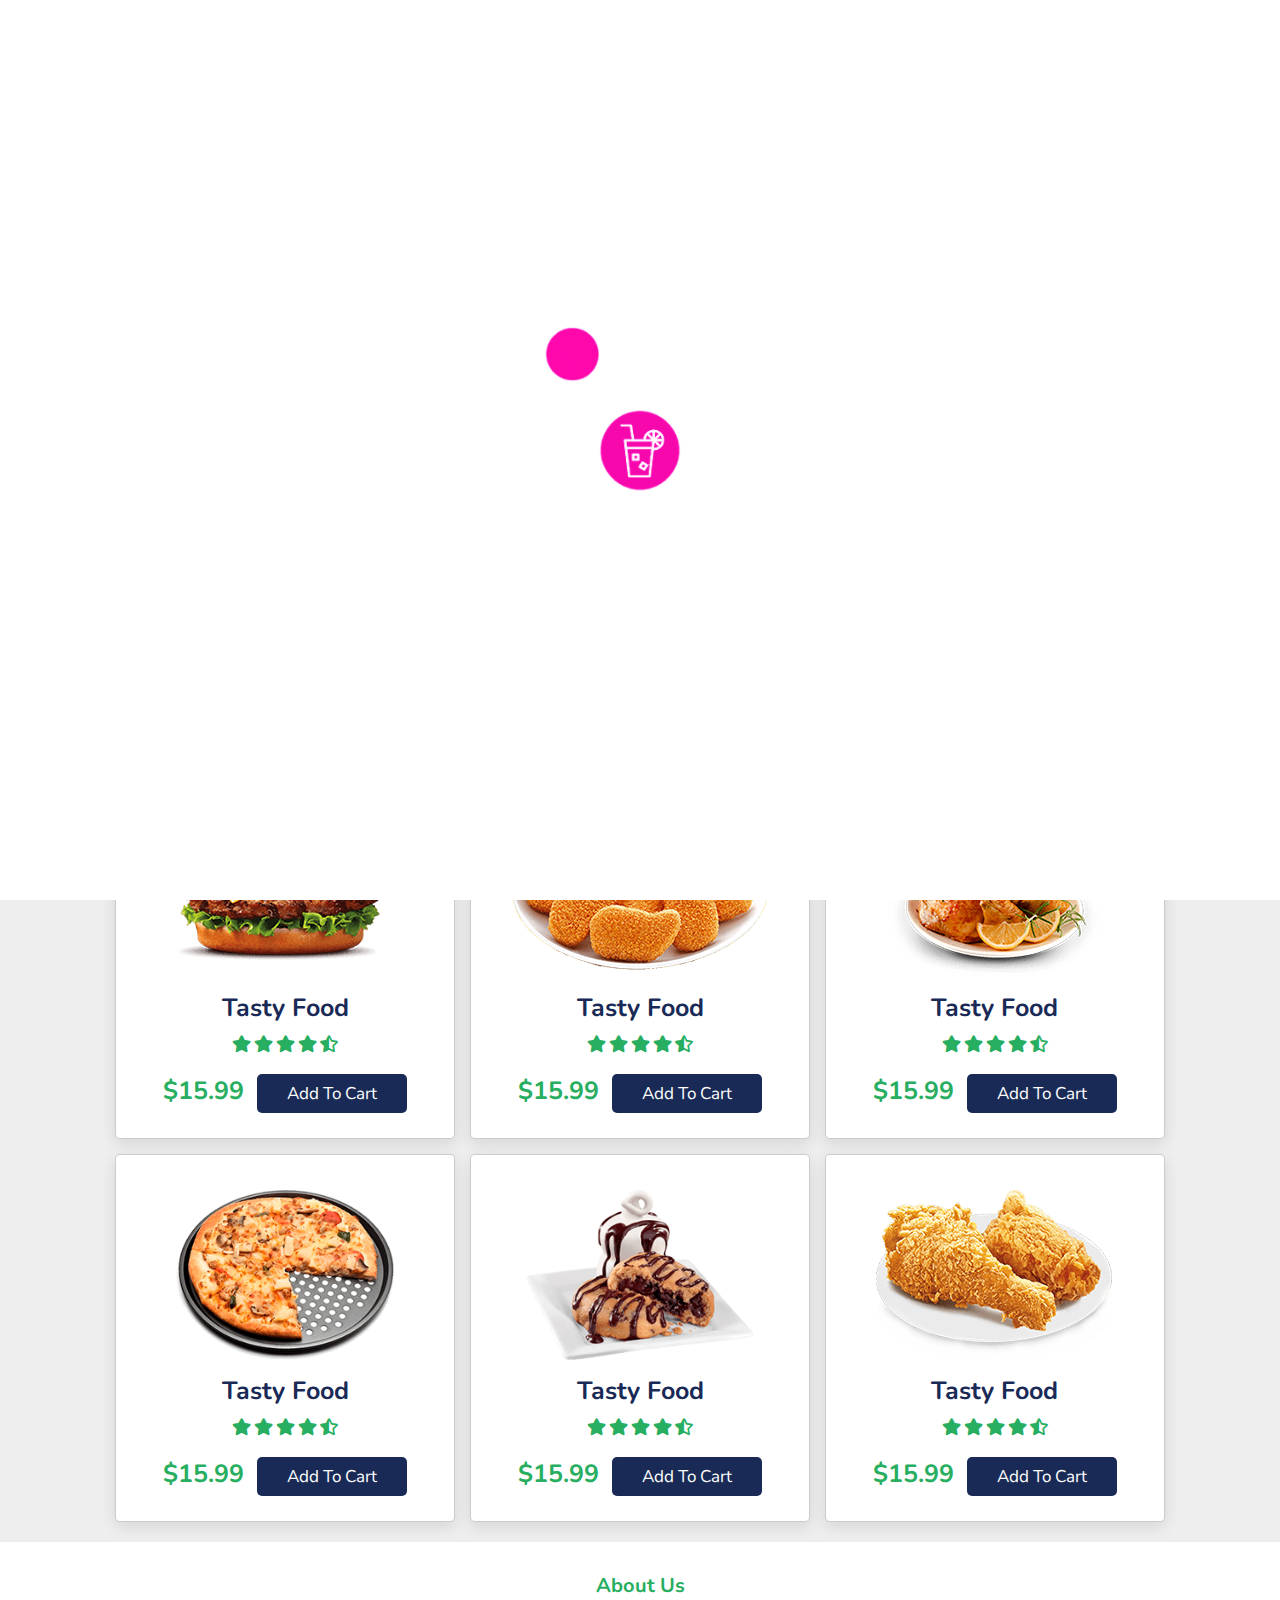
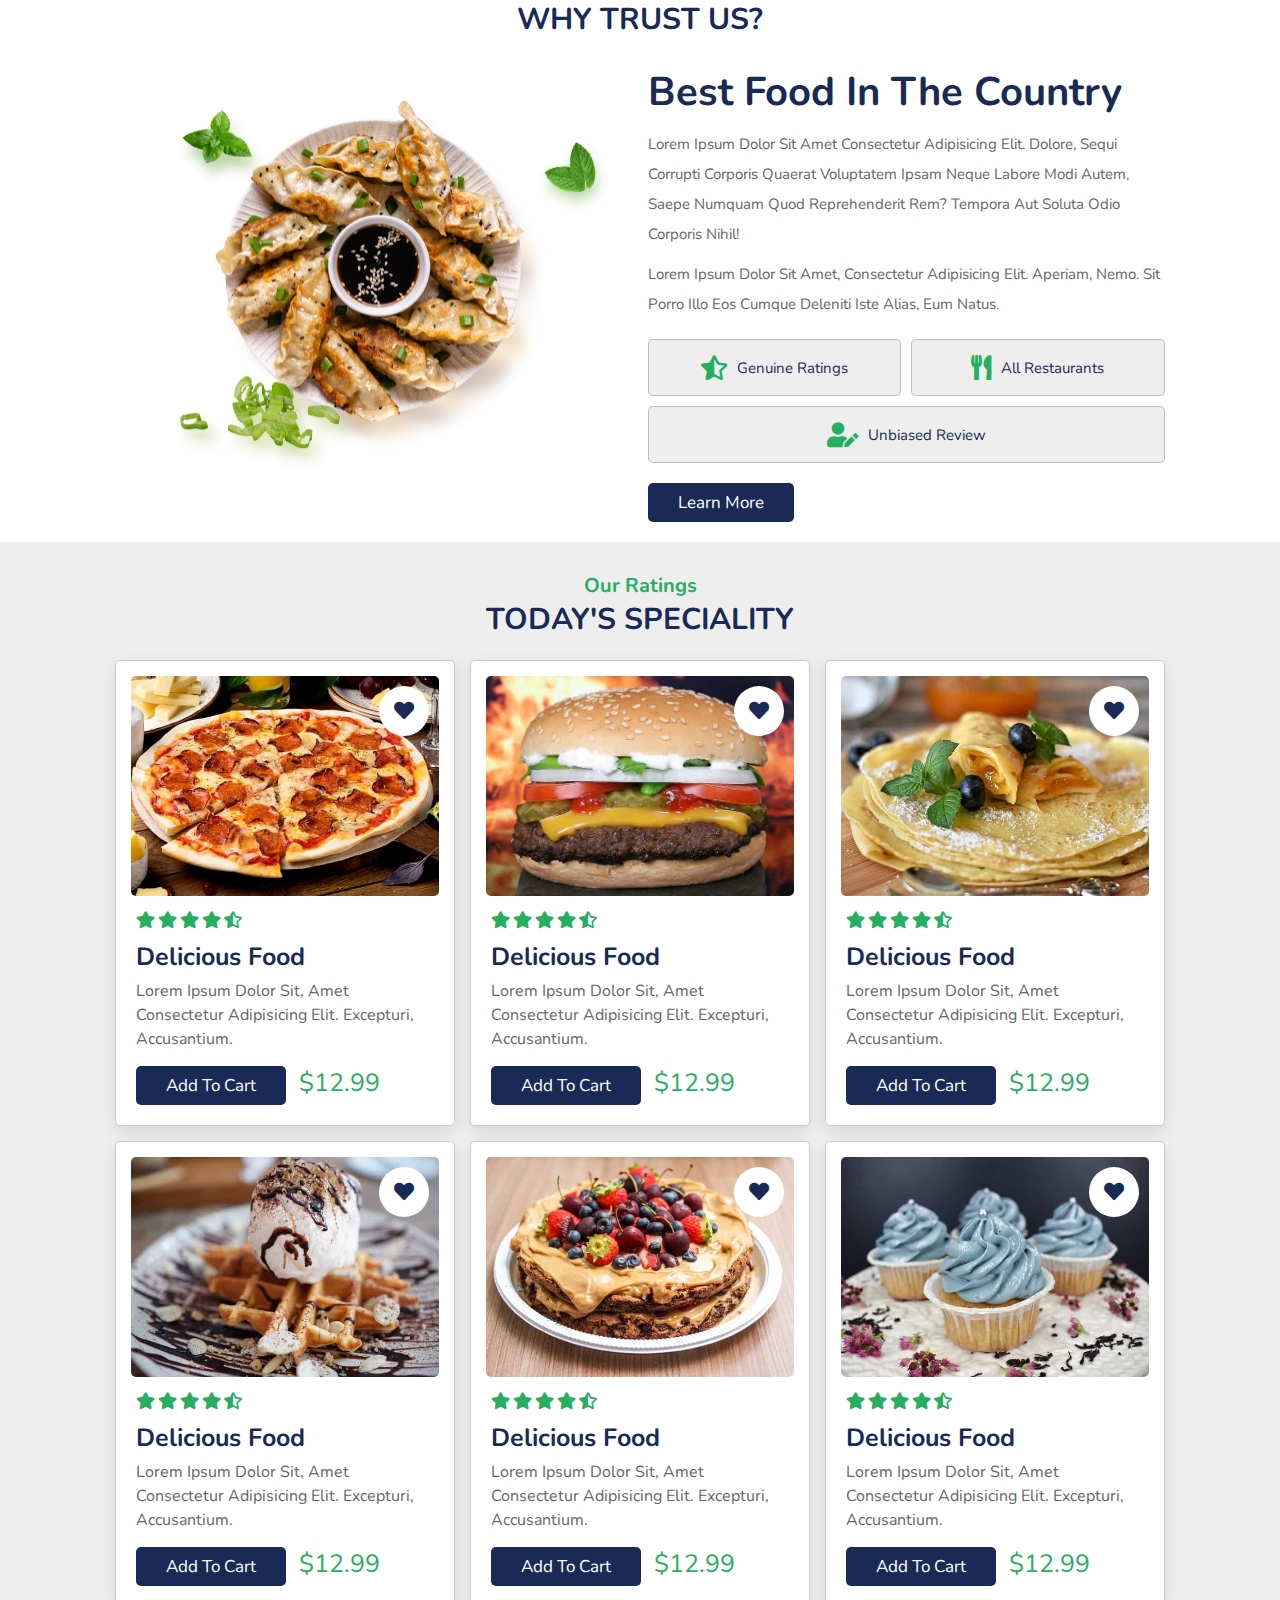
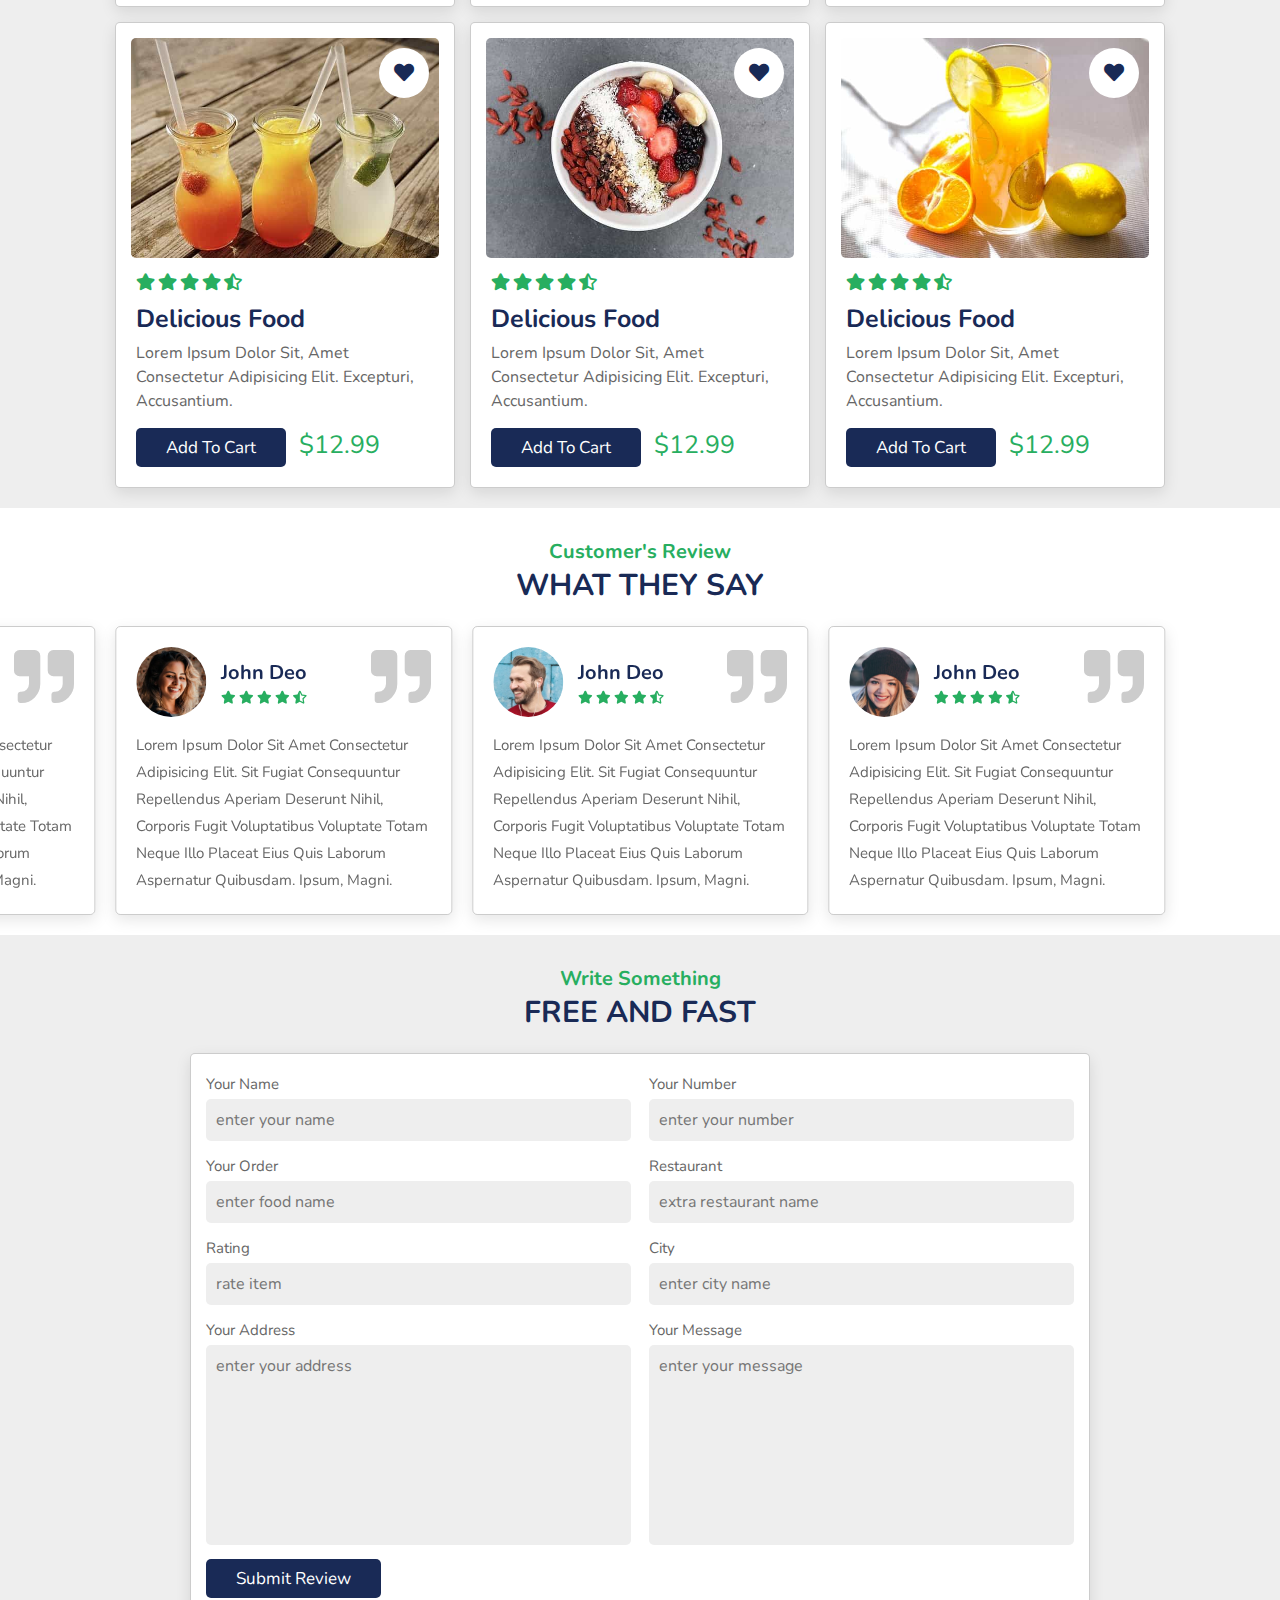
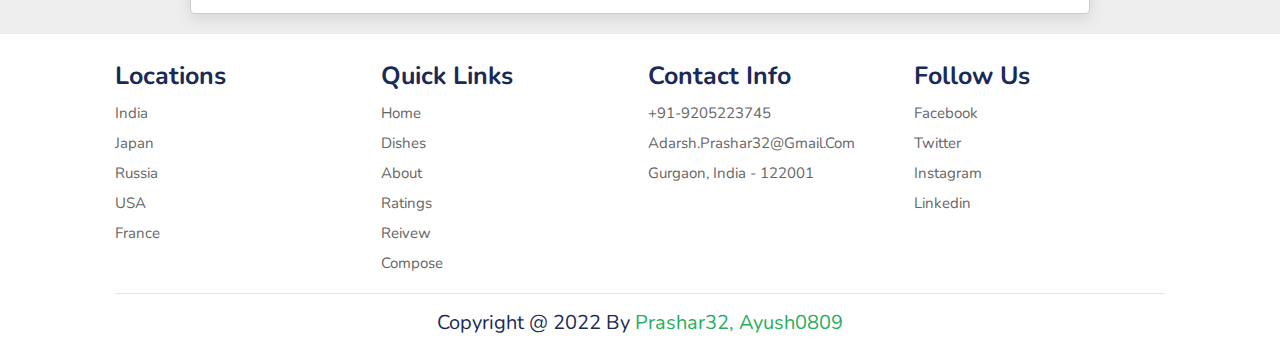
<file: index.html>
<!DOCTYPE html>
<html lang="en">

<head>
    <meta charset="UTF-8">
    <meta http-equiv="X-UA-Compatible" content="IE=edge">
    <meta name="viewport" content="width=device-width, initial-scale=1.0">
    <title>Complete Responsive Food Website Design Tutorial</title>

    <link rel="stylesheet" href="https://unpkg.com/swiper/swiper-bundle.min.css" />

    <!-- font awesome cdn link  -->
    <link rel="stylesheet" href="https://cdnjs.cloudflare.com/ajax/libs/font-awesome/5.15.3/css/all.min.css">

    <!-- custom css file link  -->
    <link rel="stylesheet" href="css/style.css">

</head>

<body>

    <!-- header section starts      -->

    <header>

        <a href="#" class="logo"><i class="fas fa-utensils"></i>Washoku.</a>

        <nav class="navbar">
            <a class="active" href="#home">home</a>
            <a href="#dishes">dishes</a>
            <a href="#about">about</a>
            <a href="#ratings">ratings</a>
            <a href="#review">review</a>
            <a href="#order">compose</a>
        </nav>

        <div class="icons">
            <i class="fas fa-bars" id="ratings-bars"></i>
            <i class="fas fa-search" id="search-icon"></i>
            <a href="#" class="fas fa-heart"></a>
            <a href="login.html" class="fas fa-sign-in-alt"></a>
        </div>

    </header>

    <!-- header section ends-->

    <!-- search form  -->

    <form action="" id="search-form">
        <input type="search" placeholder="search here..." name="" id="search-box">
        <label for="search-box" class="fas fa-search"></label>
        <i class="fas fa-times" id="close"></i>
    </form>

    <!-- home section starts  -->

    <section class="home" id="home">

        <div class="swiper-container home-slider">

            <div class="swiper-wrapper wrapper">

                <div class="swiper-slide slide">
                    <div class="content">
                        <span>our special dish</span>
                        <h3>spicy noodles</h3>
                        <p>Lorem ipsum dolor sit amet consectetur adipisicing elit. Sit natus dolor cumque?</p>
                        <a href="#" class="btn">order now</a>
                    </div>
                    <div class="image">
                        <img src="images/home-img-1.png" alt="">
                    </div>
                </div>

                <div class="swiper-slide slide">
                    <div class="content">
                        <span>our special dish</span>
                        <h3>fried chicken</h3>
                        <p>Lorem ipsum dolor sit amet consectetur adipisicing elit. Sit natus dolor cumque?</p>
                        <a href="#" class="btn">order now</a>
                    </div>
                    <div class="image">
                        <img src="images/home-img-2.png" alt="">
                    </div>
                </div>

                <div class="swiper-slide slide">
                    <div class="content">
                        <span>our special dish</span>
                        <h3>hot pizza</h3>
                        <p>Lorem ipsum dolor sit amet consectetur adipisicing elit. Sit natus dolor cumque?</p>
                        <a href="#" class="btn">order now</a>
                    </div>
                    <div class="image">
                        <img src="images/home-img-3.png" alt="">
                    </div>
                </div>

            </div>

            <div class="swiper-pagination"></div>

        </div>

    </section>

    <!-- home section ends -->

    <!-- dishes section starts  -->

    <section class="dishes" id="dishes">

        <h3 class="sub-heading"> our dishes </h3>
        <h1 class="heading"> popular dishes </h1>

        <div class="box-container">

            <div class="box">
                <a href="#" class="fas fa-heart"></a>
                <a href="#" class="fas fa-eye"></a>
                <img src="images/dish-1.png" alt="">
                <h3>tasty food</h3>
                <div class="stars">
                    <i class="fas fa-star"></i>
                    <i class="fas fa-star"></i>
                    <i class="fas fa-star"></i>
                    <i class="fas fa-star"></i>
                    <i class="fas fa-star-half-alt"></i>
                </div>
                <span>$15.99</span>
                <a href="#" class="btn">add to cart</a>
            </div>

            <div class="box">
                <a href="#" class="fas fa-heart"></a>
                <a href="#" class="fas fa-eye"></a>
                <img src="images/dish-2.png" alt="">
                <h3>tasty food</h3>
                <div class="stars">
                    <i class="fas fa-star"></i>
                    <i class="fas fa-star"></i>
                    <i class="fas fa-star"></i>
                    <i class="fas fa-star"></i>
                    <i class="fas fa-star-half-alt"></i>
                </div>
                <span>$15.99</span>
                <a href="#" class="btn">add to cart</a>
            </div>

            <div class="box">
                <a href="#" class="fas fa-heart"></a>
                <a href="#" class="fas fa-eye"></a>
                <img src="images/dish-3.png" alt="">
                <h3>tasty food</h3>
                <div class="stars">
                    <i class="fas fa-star"></i>
                    <i class="fas fa-star"></i>
                    <i class="fas fa-star"></i>
                    <i class="fas fa-star"></i>
                    <i class="fas fa-star-half-alt"></i>
                </div>
                <span>$15.99</span>
                <a href="#" class="btn">add to cart</a>
            </div>

            <div class="box">
                <a href="#" class="fas fa-heart"></a>
                <a href="#" class="fas fa-eye"></a>
                <img src="images/dish-4.png" alt="">
                <h3>tasty food</h3>
                <div class="stars">
                    <i class="fas fa-star"></i>
                    <i class="fas fa-star"></i>
                    <i class="fas fa-star"></i>
                    <i class="fas fa-star"></i>
                    <i class="fas fa-star-half-alt"></i>
                </div>
                <span>$15.99</span>
                <a href="#" class="btn">add to cart</a>
            </div>

            <div class="box">
                <a href="#" class="fas fa-heart"></a>
                <a href="#" class="fas fa-eye"></a>
                <img src="images/dish-5.png" alt="">
                <h3>tasty food</h3>
                <div class="stars">
                    <i class="fas fa-star"></i>
                    <i class="fas fa-star"></i>
                    <i class="fas fa-star"></i>
                    <i class="fas fa-star"></i>
                    <i class="fas fa-star-half-alt"></i>
                </div>
                <span>$15.99</span>
                <a href="#" class="btn">add to cart</a>
            </div>

            <div class="box">
                <a href="#" class="fas fa-heart"></a>
                <a href="#" class="fas fa-eye"></a>
                <img src="images/dish-6.png" alt="">
                <h3>tasty food</h3>
                <div class="stars">
                    <i class="fas fa-star"></i>
                    <i class="fas fa-star"></i>
                    <i class="fas fa-star"></i>
                    <i class="fas fa-star"></i>
                    <i class="fas fa-star-half-alt"></i>
                </div>
                <span>$15.99</span>
                <a href="#" class="btn">add to cart</a>
            </div>

        </div>

    </section>

    <!-- dishes section ends -->

    <!-- about section starts  -->

    <section class="about" id="about">

        <h3 class="sub-heading"> about us </h3>
        <h1 class="heading"> why trust us? </h1>

        <div class="row">

            <div class="image">
                <img src="images/about-img.png" alt="">
            </div>

            <div class="content">
                <h3>best food in the country</h3>
                <p>Lorem ipsum dolor sit amet consectetur adipisicing elit. Dolore, sequi corrupti corporis quaerat
                    voluptatem ipsam neque labore modi autem, saepe numquam quod reprehenderit rem? Tempora aut soluta
                    odio corporis nihil!</p>
                <p>Lorem ipsum dolor sit amet, consectetur adipisicing elit. Aperiam, nemo. Sit porro illo eos cumque
                    deleniti iste alias, eum natus.</p>
                <div class="icons-container">
                    <div class="icons">
                        <i class="fas fa-star-half-alt"></i>
                        <span>Genuine ratings</span>
                    </div>
                    <div class="icons">
                        <i class="fas fa-utensils"></i>
                        <span>All restaurants</span>
                    </div>
                    <div class="icons">
                        <i class="fas fa-user-edit"></i>
                        <span>Unbiased Review</span>
                    </div>
                </div>
                <a href="#" class="btn">learn more</a>
            </div>

        </div>

    </section>

    <!-- about section ends -->

    <!-- ratings section starts  -->

    <section class="ratings" id="ratings">

        <h3 class="sub-heading"> our ratings </h3>
        <h1 class="heading"> today's speciality </h1>

        <div class="box-container">

            <div class="box">
                <div class="image">
                    <img src="images/ratings-1.jpg" alt="">
                    <a href="#" class="fas fa-heart"></a>
                </div>
                <div class="content">
                    <div class="stars">
                        <i class="fas fa-star"></i>
                        <i class="fas fa-star"></i>
                        <i class="fas fa-star"></i>
                        <i class="fas fa-star"></i>
                        <i class="fas fa-star-half-alt"></i>
                    </div>
                    <h3>delicious food</h3>
                    <p>Lorem ipsum dolor sit, amet consectetur adipisicing elit. Excepturi, accusantium.</p>
                    <a href="#" class="btn">add to cart</a>
                    <span class="price">$12.99</span>
                </div>
            </div>

            <div class="box">
                <div class="image">
                    <img src="images/ratings-2.jpg" alt="">
                    <a href="#" class="fas fa-heart"></a>
                </div>
                <div class="content">
                    <div class="stars">
                        <i class="fas fa-star"></i>
                        <i class="fas fa-star"></i>
                        <i class="fas fa-star"></i>
                        <i class="fas fa-star"></i>
                        <i class="fas fa-star-half-alt"></i>
                    </div>
                    <h3>delicious food</h3>
                    <p>Lorem ipsum dolor sit, amet consectetur adipisicing elit. Excepturi, accusantium.</p>
                    <a href="#" class="btn">add to cart</a>
                    <span class="price">$12.99</span>
                </div>
            </div>

            <div class="box">
                <div class="image">
                    <img src="images/ratings-3.jpg" alt="">
                    <a href="#" class="fas fa-heart"></a>
                </div>
                <div class="content">
                    <div class="stars">
                        <i class="fas fa-star"></i>
                        <i class="fas fa-star"></i>
                        <i class="fas fa-star"></i>
                        <i class="fas fa-star"></i>
                        <i class="fas fa-star-half-alt"></i>
                    </div>
                    <h3>delicious food</h3>
                    <p>Lorem ipsum dolor sit, amet consectetur adipisicing elit. Excepturi, accusantium.</p>
                    <a href="#" class="btn">add to cart</a>
                    <span class="price">$12.99</span>
                </div>
            </div>

            <div class="box">
                <div class="image">
                    <img src="images/ratings-4.jpg" alt="">
                    <a href="#" class="fas fa-heart"></a>
                </div>
                <div class="content">
                    <div class="stars">
                        <i class="fas fa-star"></i>
                        <i class="fas fa-star"></i>
                        <i class="fas fa-star"></i>
                        <i class="fas fa-star"></i>
                        <i class="fas fa-star-half-alt"></i>
                    </div>
                    <h3>delicious food</h3>
                    <p>Lorem ipsum dolor sit, amet consectetur adipisicing elit. Excepturi, accusantium.</p>
                    <a href="#" class="btn">add to cart</a>
                    <span class="price">$12.99</span>
                </div>
            </div>

            <div class="box">
                <div class="image">
                    <img src="images/ratings-5.jpg" alt="">
                    <a href="#" class="fas fa-heart"></a>
                </div>
                <div class="content">
                    <div class="stars">
                        <i class="fas fa-star"></i>
                        <i class="fas fa-star"></i>
                        <i class="fas fa-star"></i>
                        <i class="fas fa-star"></i>
                        <i class="fas fa-star-half-alt"></i>
                    </div>
                    <h3>delicious food</h3>
                    <p>Lorem ipsum dolor sit, amet consectetur adipisicing elit. Excepturi, accusantium.</p>
                    <a href="#" class="btn">add to cart</a>
                    <span class="price">$12.99</span>
                </div>
            </div>

            <div class="box">
                <div class="image">
                    <img src="images/ratings-6.jpg" alt="">
                    <a href="#" class="fas fa-heart"></a>
                </div>
                <div class="content">
                    <div class="stars">
                        <i class="fas fa-star"></i>
                        <i class="fas fa-star"></i>
                        <i class="fas fa-star"></i>
                        <i class="fas fa-star"></i>
                        <i class="fas fa-star-half-alt"></i>
                    </div>
                    <h3>delicious food</h3>
                    <p>Lorem ipsum dolor sit, amet consectetur adipisicing elit. Excepturi, accusantium.</p>
                    <a href="#" class="btn">add to cart</a>
                    <span class="price">$12.99</span>
                </div>
            </div>

            <div class="box">
                <div class="image">
                    <img src="images/ratings-7.jpg" alt="">
                    <a href="#" class="fas fa-heart"></a>
                </div>
                <div class="content">
                    <div class="stars">
                        <i class="fas fa-star"></i>
                        <i class="fas fa-star"></i>
                        <i class="fas fa-star"></i>
                        <i class="fas fa-star"></i>
                        <i class="fas fa-star-half-alt"></i>
                    </div>
                    <h3>delicious food</h3>
                    <p>Lorem ipsum dolor sit, amet consectetur adipisicing elit. Excepturi, accusantium.</p>
                    <a href="#" class="btn">add to cart</a>
                    <span class="price">$12.99</span>
                </div>
            </div>

            <div class="box">
                <div class="image">
                    <img src="images/ratings-8.jpg" alt="">
                    <a href="#" class="fas fa-heart"></a>
                </div>
                <div class="content">
                    <div class="stars">
                        <i class="fas fa-star"></i>
                        <i class="fas fa-star"></i>
                        <i class="fas fa-star"></i>
                        <i class="fas fa-star"></i>
                        <i class="fas fa-star-half-alt"></i>
                    </div>
                    <h3>delicious food</h3>
                    <p>Lorem ipsum dolor sit, amet consectetur adipisicing elit. Excepturi, accusantium.</p>
                    <a href="#" class="btn">add to cart</a>
                    <span class="price">$12.99</span>
                </div>
            </div>

            <div class="box">
                <div class="image">
                    <img src="images/ratings-9.jpg" alt="">
                    <a href="#" class="fas fa-heart"></a>
                </div>
                <div class="content">
                    <div class="stars">
                        <i class="fas fa-star"></i>
                        <i class="fas fa-star"></i>
                        <i class="fas fa-star"></i>
                        <i class="fas fa-star"></i>
                        <i class="fas fa-star-half-alt"></i>
                    </div>
                    <h3>delicious food</h3>
                    <p>Lorem ipsum dolor sit, amet consectetur adipisicing elit. Excepturi, accusantium.</p>
                    <a href="#" class="btn">add to cart</a>
                    <span class="price">$12.99</span>
                </div>
            </div>

        </div>

    </section>

    <!-- ratings section ends -->

    <!-- review section starts  -->

    <section class="review" id="review">

        <h3 class="sub-heading"> customer's review </h3>
        <h1 class="heading"> what they say </h1>

        <div class="swiper-container review-slider">

            <div class="swiper-wrapper">

                <div class="swiper-slide slide">
                    <i class="fas fa-quote-right"></i>
                    <div class="user">
                        <img src="images/pic-1.png" alt="">
                        <div class="user-info">
                            <h3>john deo</h3>
                            <div class="stars">
                                <i class="fas fa-star"></i>
                                <i class="fas fa-star"></i>
                                <i class="fas fa-star"></i>
                                <i class="fas fa-star"></i>
                                <i class="fas fa-star-half-alt"></i>
                            </div>
                        </div>
                    </div>
                    <p>Lorem ipsum dolor sit amet consectetur adipisicing elit. Sit fugiat consequuntur repellendus
                        aperiam deserunt nihil, corporis fugit voluptatibus voluptate totam neque illo placeat eius quis
                        laborum aspernatur quibusdam. Ipsum, magni.</p>
                </div>

                <div class="swiper-slide slide">
                    <i class="fas fa-quote-right"></i>
                    <div class="user">
                        <img src="images/pic-2.png" alt="">
                        <div class="user-info">
                            <h3>john deo</h3>
                            <div class="stars">
                                <i class="fas fa-star"></i>
                                <i class="fas fa-star"></i>
                                <i class="fas fa-star"></i>
                                <i class="fas fa-star"></i>
                                <i class="fas fa-star-half-alt"></i>
                            </div>
                        </div>
                    </div>
                    <p>Lorem ipsum dolor sit amet consectetur adipisicing elit. Sit fugiat consequuntur repellendus
                        aperiam deserunt nihil, corporis fugit voluptatibus voluptate totam neque illo placeat eius quis
                        laborum aspernatur quibusdam. Ipsum, magni.</p>
                </div>

                <div class="swiper-slide slide">
                    <i class="fas fa-quote-right"></i>
                    <div class="user">
                        <img src="images/pic-3.png" alt="">
                        <div class="user-info">
                            <h3>john deo</h3>
                            <div class="stars">
                                <i class="fas fa-star"></i>
                                <i class="fas fa-star"></i>
                                <i class="fas fa-star"></i>
                                <i class="fas fa-star"></i>
                                <i class="fas fa-star-half-alt"></i>
                            </div>
                        </div>
                    </div>
                    <p>Lorem ipsum dolor sit amet consectetur adipisicing elit. Sit fugiat consequuntur repellendus
                        aperiam deserunt nihil, corporis fugit voluptatibus voluptate totam neque illo placeat eius quis
                        laborum aspernatur quibusdam. Ipsum, magni.</p>
                </div>

                <div class="swiper-slide slide">
                    <i class="fas fa-quote-right"></i>
                    <div class="user">
                        <img src="images/pic-4.png" alt="">
                        <div class="user-info">
                            <h3>john deo</h3>
                            <div class="stars">
                                <i class="fas fa-star"></i>
                                <i class="fas fa-star"></i>
                                <i class="fas fa-star"></i>
                                <i class="fas fa-star"></i>
                                <i class="fas fa-star-half-alt"></i>
                            </div>
                        </div>
                    </div>
                    <p>Lorem ipsum dolor sit amet consectetur adipisicing elit. Sit fugiat consequuntur repellendus
                        aperiam deserunt nihil, corporis fugit voluptatibus voluptate totam neque illo placeat eius quis
                        laborum aspernatur quibusdam. Ipsum, magni.</p>
                </div>

            </div>

        </div>

    </section>

    <!-- review section ends -->

    <!-- order section starts  -->

    <section class="order" id="order">

        <h3 class="sub-heading"> Write something </h3>
        <h1 class="heading"> free and fast </h1>

        <form action="">

            <div class="inputBox">
                <div class="input">
                    <span>your name</span>
                    <input type="text" placeholder="enter your name">
                </div>
                <div class="input">
                    <span>your number</span>
                    <input type="number" placeholder="enter your number">
                </div>
            </div>
            <div class="inputBox">
                <div class="input">
                    <span>your order</span>
                    <input type="text" placeholder="enter food name">
                </div>
                <div class="input">
                    <span>restaurant </span>
                    <input type="test" placeholder="extra restaurant name">
                </div>
            </div>
            <div class="inputBox">
                <div class="input">
                    <span>Rating</span>
                    <input type="text" placeholder="rate item">
                </div>
                <div class="input">
                    <span>city</span>
                    <input type="text" placeholder="enter city name">
                </div>
            </div>
            <div class="inputBox">
                <div class="input">
                    <span>your address</span>
                    <textarea name="" placeholder="enter your address" id="" cols="30" rows="10"></textarea>
                </div>
                <div class="input">
                    <span>your message</span>
                    <textarea name="" placeholder="enter your message" id="" cols="30" rows="10"></textarea>
                </div>
            </div>

            <input type="submit" value="submit review" class="btn">

        </form>

    </section>

    <!-- order section ends -->

    <!-- footer section starts  -->

    <section class="footer">

        <div class="box-container">

            <div class="box">
                <h3>locations</h3>
                <a href="#">india</a>
                <a href="#">japan</a>
                <a href="#">russia</a>
                <a href="#">USA</a>
                <a href="#">france</a>
            </div>

            <div class="box">
                <h3>quick links</h3>
                <a href="#">home</a>
                <a href="#">dishes</a>
                <a href="#">about</a>
                <a href="#">ratings</a>
                <a href="#">reivew</a>
                <a href="#">compose</a>
            </div>

            <div class="box">
                <h3>contact info</h3>
                <a href="#">+91-9205223745</a>
                <a href="#">adarsh.prashar32@gmail.com</a>
                <a href="#">gurgaon, india - 122001</a>
            </div>

            <div class="box">
                <h3>follow us</h3>
                <a href="#">facebook</a>
                <a href="#">twitter</a>
                <a href="#">instagram</a>
                <a href="#">linkedin</a>
            </div>

        </div>

        <div class="credit"> copyright @ 2022 by <span>prashar32, ayush0809</span> </div>

    </section>

    <!-- footer section ends -->

    <!-- loader part  -->
    <div class="loader-container">
        <img src="images/loader.gif" alt="">
    </div>





















    <script src="https://unpkg.com/swiper/swiper-bundle.min.js"></script>

    <!-- custom js file link  -->
    <script src="js/script.js"></script>

</body>

</html>
</file>
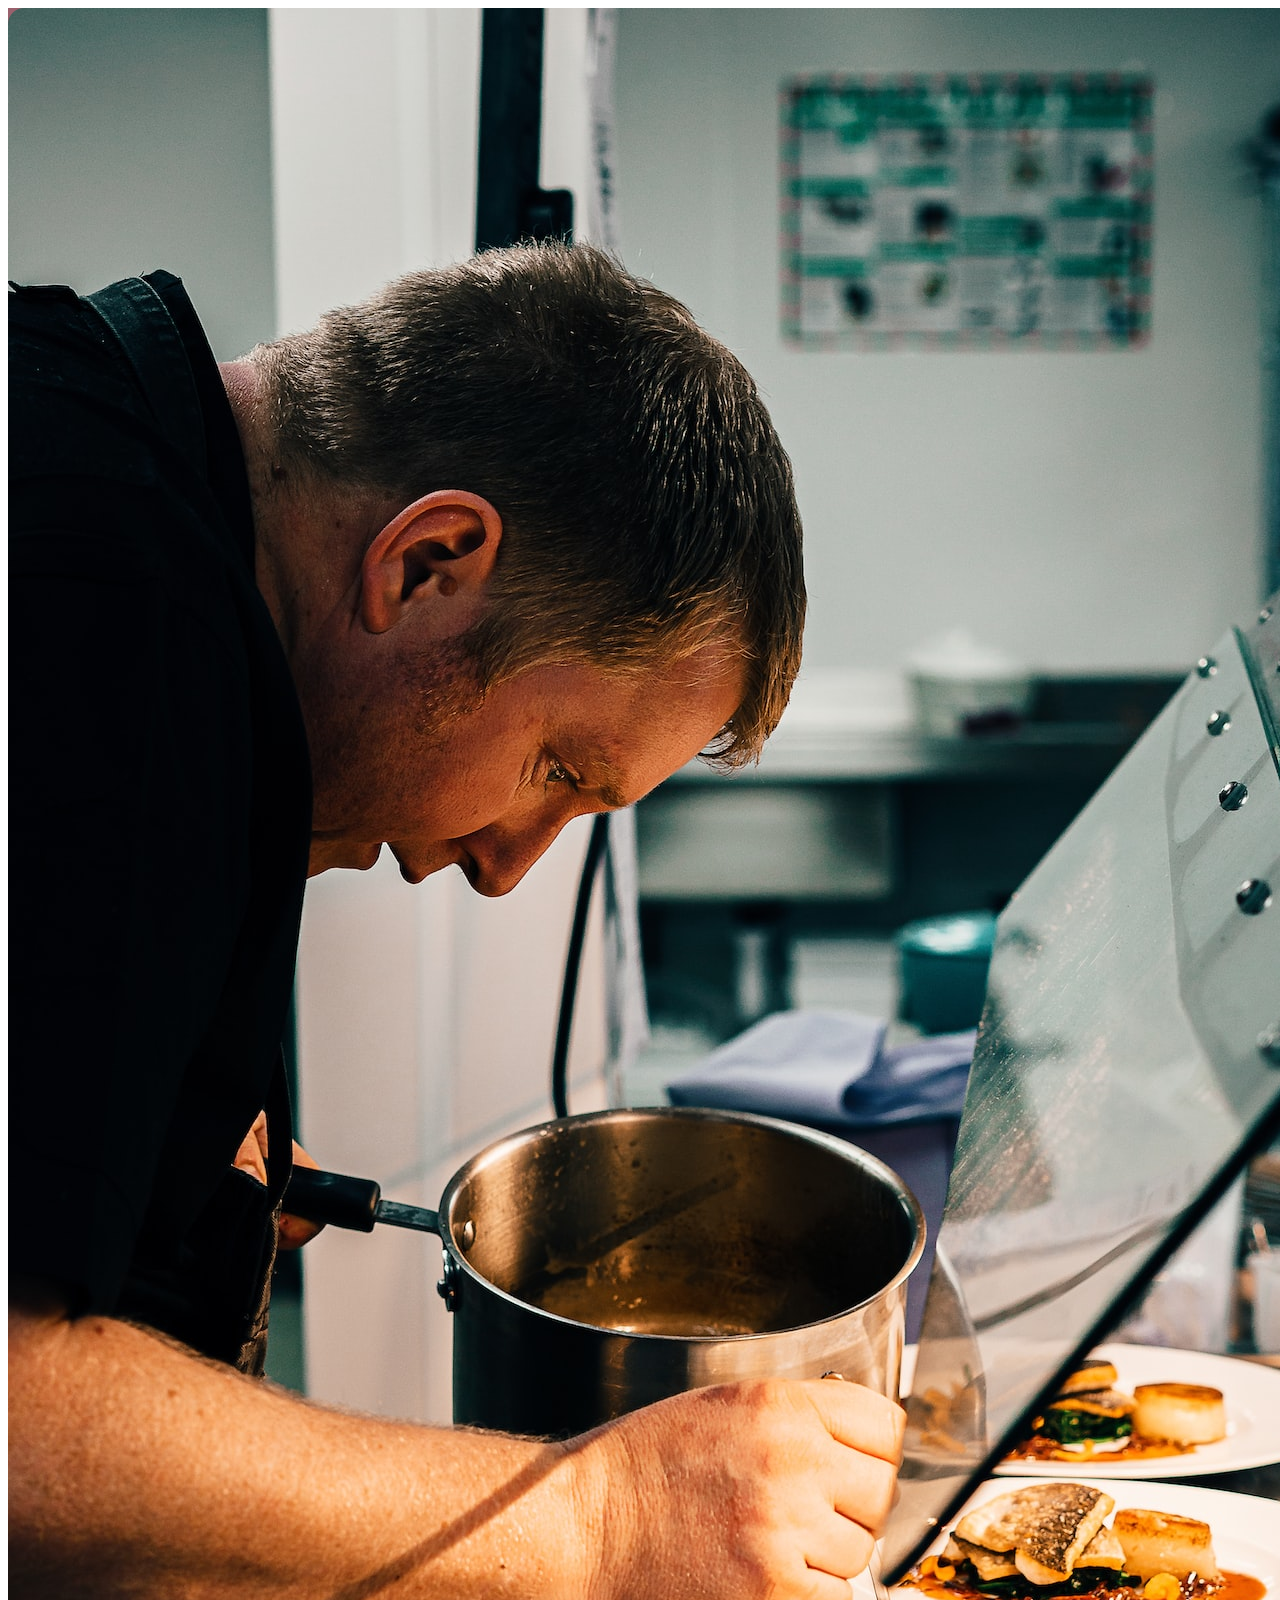
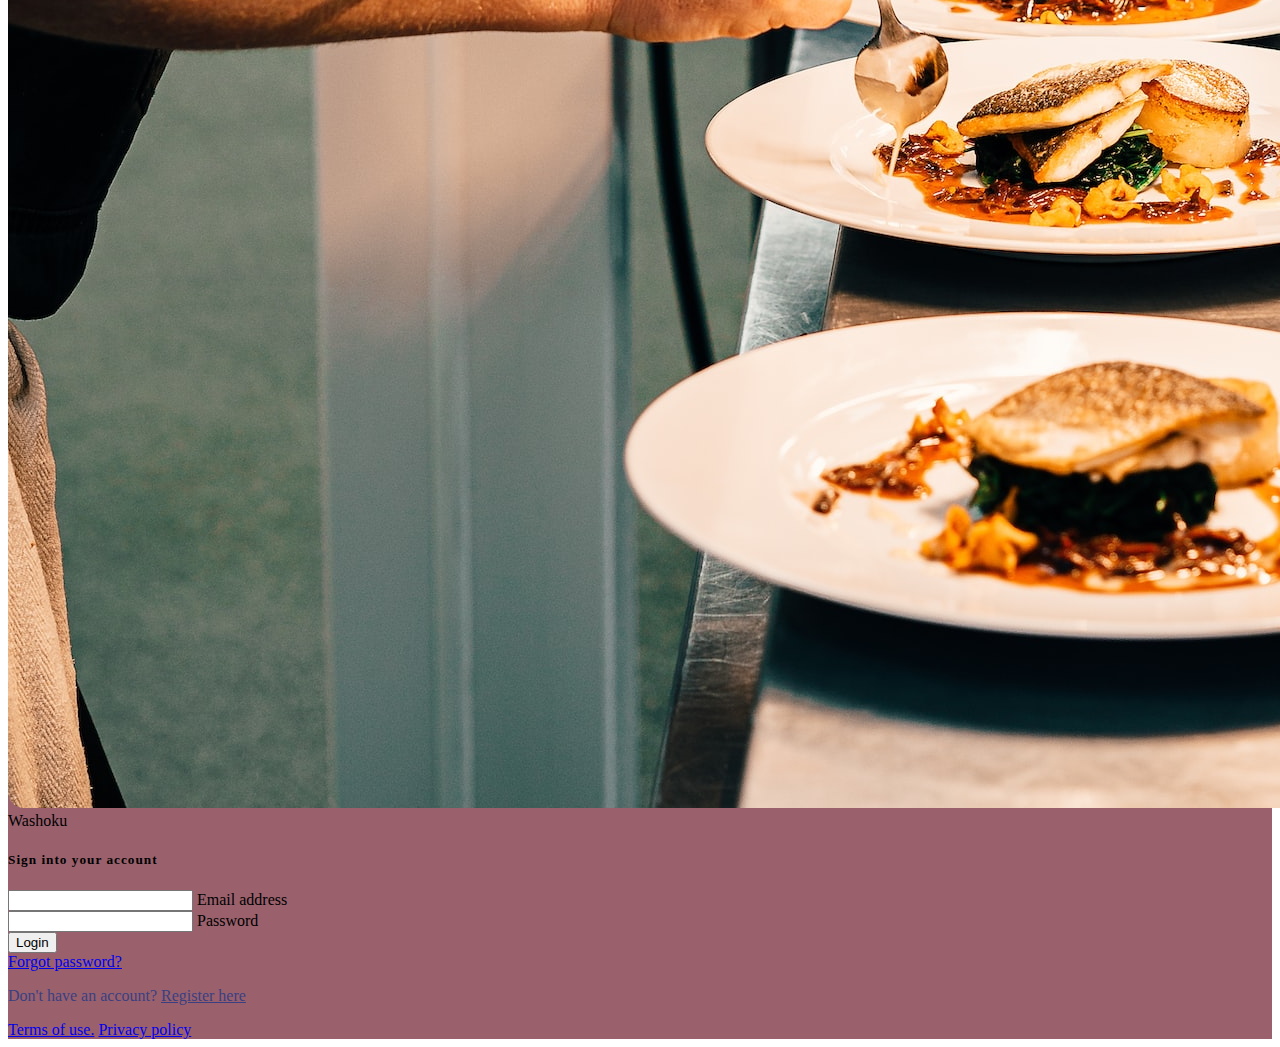
<file: login.html>
<!DOCTYPE html>
<html lang="en">
<head>
    <meta charset="UTF-8">
    <meta http-equiv="X-UA-Compatible" content="IE=edge">
    <meta name="viewport" content="width=device-width, initial-scale=1.0">
        <!-- <link rel="stylesheet" href="https://cdnjs.cloudflare.com/ajax/libs/font-awesome/5.15.3/css/all.min.css"> -->
    <link rel="stylesheet" href="https://cdn.jsdelivr.net/npm/bootstrap@5.2.2/dist/css/bootstrap.min.css"
    integrity="sha384-Zenh87qX5JnK2Jl0vWa8Ck2rdkQ2Bzep5IDxbcnCeuOxjzrPF/et3URy9Bv1WTRi" crossorigin="anonymous">
    <script src="https://cdn.jsdelivr.net/npm/bootstrap@5.2.2/dist/js/bootstrap.min.js"
        integrity="sha384-IDwe1+LCz02ROU9k972gdyvl+AESN10+x7tBKgc9I5HFtuNz0wWnPclzo6p9vxnk"
        crossorigin="anonymous"></script>
    <title>Document</title>
</head>
<body>
    <section class="vh-100" style="background-color: #9A616D;">
        <div class="container py-5 h-100">
            <div class="row d-flex justify-content-center align-items-center h-100">
                <div class="col col-xl-10">
                    <div class="card" style="border-radius: 1rem;">
                        <div class="row g-0">
                            <div class="col-md-6 col-lg-5 d-none d-md-block">
                                <img src="images/sebastian-coman-photography-eBmyH7oO5wY-unsplash.jpg"
                                    alt="login form" class="img-fluid" style="border-radius: 1rem 0 0 1rem;" />
                            </div>
                            <div class="col-md-6 col-lg-7 d-flex align-items-center">
                                <div class="card-body p-4 p-lg-5 text-black">
    
                                    <form>
    
                                        <div class="d-flex align-items-center mb-3 pb-1">
                                            <i class="fas fa-cubes fa-2x me-3" style="color: #ff6219;"></i>
                                            <span class="h1 fw-bold mb-0">Washoku</span>
                                        </div>
    
                                        <h5 class="fw-normal mb-3 pb-3" style="letter-spacing: 1px;">Sign into your account
                                        </h5>
    
                                        <div class="form-outline mb-4">
                                            <input type="email" id="form2Example17" class="form-control form-control-lg" />
                                            <label class="form-label" for="form2Example17">Email address</label>
                                        </div>
    
                                        <div class="form-outline mb-4">
                                            <input type="password" id="form2Example27"
                                                class="form-control form-control-lg" />
                                            <label class="form-label" for="form2Example27">Password</label>
                                        </div>
    
                                        <div class="pt-1 mb-4">
                                            <button class="btn btn-dark btn-lg btn-block" type="button">Login</button>
                                        </div>
    
                                        <a class="small text-muted" href="#!">Forgot password?</a>
                                        <p class="mb-5 pb-lg-2" style="color: #393f81;">Don't have an account? <a href="#!"
                                                style="color: #393f81;">Register here</a></p>
                                        <a href="#!" class="small text-muted">Terms of use.</a>
                                        <a href="#!" class="small text-muted">Privacy policy</a>
                                    </form>
    
                                </div>
                            </div>
                        </div>
                    </div>
                </div>
            </div>
        </div>
    </section>
</body>
</html>
</file>
<file: css/style.css>
@import url('https://fonts.googleapis.com/css2?family=Nunito:wght@200;300;400;600;700&display=swap');

:root{
    --green:#27ae60;
    --black:#192a56;
    --light-color:#666;
    --box-shadow:0 .5rem 1.5rem rgba(0,0,0,.1);
}

*{
    font-family: 'Nunito', sans-serif;
    margin:0; padding:0;
    box-sizing: border-box;
    text-decoration: none;
    outline: none; border:none;
    text-transform: capitalize;
    transition: all .2s linear;
}

html{
    font-size: 62.5%;
    overflow-x: hidden;
    scroll-padding-top: 5.5rem;
    scroll-behavior: smooth;
}

section{
    padding:2rem 9%;
}

section:nth-child(even){
    background:#eee;
}

.sub-heading{
    text-align: center;
    color:var(--green);
    font-size: 2rem;
    padding-top: 1rem;
}

.heading{
    text-align: center;
    color:var(--black);
    font-size: 3rem;
    padding-bottom: 2rem;
    text-transform: uppercase;
}

.btn{
    margin-top: 1rem;
    display: inline-block;
    font-size: 1.7rem;
    color:#fff;
    background: var(--black);
    border-radius: .5rem;
    cursor: pointer;
    padding:.8rem 3rem;
}

.btn:hover{
    background: var(--green);
    letter-spacing: .1rem;
}

header{
    position: fixed;
    top:0; left: 0; right:0;
    background: #fff;
    padding:1rem 7%;
    display: flex;
    align-items: center;
    justify-content: space-between;
    z-index: 1000;
    box-shadow: var(--box-shadow);
}

header .logo{
    color:var(--black);
    font-size: 2.5rem;
    font-weight: bolder;
}

header .logo i{
    color:var(--green);
}

header .navbar a{
    font-size: 1.7rem;
    border-radius: .5rem;
    padding:.5rem 1.5rem;
    color:var(--light-color);
}

header .navbar a.active,
header .navbar a:hover{
    color:#fff;
    background: var(--green);
}

header .icons i,
header .icons a{
    cursor: pointer;
    margin-left: .5rem;
    height:4.5rem;
    line-height: 4.5rem;
    width:4.5rem;
    text-align: center;
    font-size: 1.7rem;
    color:var(--black);
    border-radius: 50%;
    background: #eee;
}

header .icons i:hover,
header .icons a:hover{
    color:#fff;
    background: var(--green);
    transform: rotate(360deg);
}

header .icons #ratings-bars{
    display: none;
}

#search-form{
    position: fixed;
    top:-110%; left:0; 
    height:100%; width:100%;
    z-index: 1004;
    background:rgba(0,0,0,.8);
    display: flex;
    align-items: center;
    justify-content: center;
    padding:0 1rem;
}

#search-form.active{
    top:0;
}

#search-form #search-box{
    width:50rem;
    border-bottom: .1rem solid #fff;
    padding:1rem 0;
    color:#fff;
    font-size: 3rem;
    text-transform: none;
    background:none;
}

#search-form #search-box::placeholder{
    color:#eee;
}

#search-form #search-box::-webkit-search-cancel-button{
    -webkit-appearance: none;
}

#search-form label{
    color:#fff;
    cursor:pointer;
    font-size: 3rem;
}

#search-form label:hover{
    color:var(--green);
}

#search-form #close{
    position: absolute;
    color:#fff;
    cursor: pointer;
    top: 2rem; right:3rem;
    font-size: 5rem;
}

.home .home-slider .slide{
    display: flex;
    align-items: center;
    flex-wrap: wrap;
    gap:2rem; 
    padding-top: 9rem;
}

.home .home-slider .slide .content{
    flex:1 1 45rem;
}

.home .home-slider .slide .image{
    flex:1 1 45rem;
}

.home .home-slider .slide .image img{
    width: 100%;
}

.home .home-slider .slide .content span{
    color:var(--green);
    font-size: 2.5rem;
}

.home .home-slider .slide .content h3{
    color:var(--black);
    font-size: 7rem;
}

.home .home-slider .slide .content p{
    color:var(--light-color);
    font-size: 2.2rem;
    padding:.5rem 0;
    line-height: 1.5;
}

.swiper-pagination-bullet-active{
    background:var(--green);
}

.dishes .box-container{
    display: grid;
    grid-template-columns: repeat(auto-fit, minmax(28rem, 1fr));
    gap:1.5rem;
}

.dishes .box-container .box{
    padding:2.5rem;
    background:#fff;
    border-radius: .5rem;
    border:.1rem solid rgba(0,0,0,.2);
    box-shadow: var(--box-shadow);
    position: relative;
    overflow: hidden;
    text-align: center;
}

.dishes .box-container .box .fa-heart,
.dishes .box-container .box .fa-eye{
    position: absolute;
    top:1.5rem;
    background:#eee;
    border-radius: 50%;
    height: 5rem;
    width:5rem;
    line-height: 5rem;
    font-size: 2rem;
    color:var(--black);
}

.dishes .box-container .box .fa-heart:hover,
.dishes .box-container .box .fa-eye:hover{
    background: var(--green);
    color:#fff;
}

.dishes .box-container .box .fa-heart{
    right:-15rem;
}

.dishes .box-container .box .fa-eye{
    left:-15rem;
}

.dishes .box-container .box:hover .fa-heart{
    right:1.5rem;
}

.dishes .box-container .box:hover .fa-eye{
    left:1.5rem;
}

.dishes .box-container .box img{
    height:17rem;
    margin:1rem 0;
}

.dishes .box-container .box h3{
    color:var(--black);
    font-size: 2.5rem;
}

.dishes .box-container .box .stars{
    padding:1rem 0;
}

.dishes .box-container .box .stars i{
    font-size: 1.7rem;
    color:var(--green);
}

.dishes .box-container .box span{
    color:var(--green);
    font-weight: bolder;
    margin-right: 1rem;
    font-size: 2.5rem;
}

.about .row{
    display: flex;
    flex-wrap: wrap;
    gap:1.5rem;
    align-items: center;
}

.about .row .image{
    flex:1 1 45rem;
}

.about .row .image img{ 
    width: 100%;
}

.about .row .content{
    flex:1 1 45rem;
}

.about .row .content h3{
    color:var(--black);
    font-size: 4rem;
    padding:.5rem 0;
}

.about .row .content p{
    color:var(--light-color);
    font-size: 1.5rem;
    padding:.5rem 0;
    line-height: 2;
}

.about .row .content .icons-container{
    display: flex;
    gap:1rem;
    flex-wrap: wrap;
    padding:1rem 0;
    margin-top: .5rem;
}

.about .row .content .icons-container .icons{
    background:#eee;
    border-radius: .5rem;
    border:.1rem solid rgba(0,0,0,.2);
    display: flex;
    align-items: center;
    justify-content: center;
    gap:1rem;
    flex:1 1 17rem;
    padding:1.5rem 1rem;
}

.about .row .content .icons-container .icons i{
    font-size: 2.5rem;
    color:var(--green);
}

.about .row .content .icons-container .icons span{
    font-size: 1.5rem;
    color:var(--black);
}

.ratings .box-container{
    display: grid;
    grid-template-columns: repeat(auto-fit, minmax(30rem, 1fr));
    gap:1.5rem;
}

.ratings .box-container .box{
    background: #fff;
    border:.1rem solid rgba(0,0,0,.2);
    border-radius: .5rem;
    box-shadow: var(--box-shadow);    
}

.ratings .box-container .box .image{
    height: 25rem;
    width: 100%;
    padding:1.5rem;
    overflow: hidden;
    position: relative;
}

.ratings .box-container .box .image img{
    height: 100%;
    width: 100%;
    border-radius: .5rem;
    object-fit: cover;
}

.ratings .box-container .box .image .fa-heart{
    position: absolute;
    top:2.5rem; right: 2.5rem;
    height: 5rem;
    width: 5rem;
    line-height: 5rem;
    text-align: center;
    font-size: 2rem;
    background: #fff;
    border-radius: 50%;
    color:var(--black);
}

.ratings .box-container .box .image .fa-heart:hover{
    background-color: var(--green);
    color:#fff;
}

.ratings .box-container .box .content{
    padding:2rem;
    padding-top: 0;
}

.ratings .box-container .box .content .stars{
    padding-bottom: 1rem;
}

.ratings .box-container .box .content .stars i{
   font-size: 1.7rem;
   color:var(--green);
}

.ratings .box-container .box .content h3{
    color:var(--black);
    font-size: 2.5rem;
}

.ratings .box-container .box .content p{
    color:var(--light-color);
    font-size: 1.6rem;
    padding:.5rem 0;
    line-height: 1.5;
}

.ratings .box-container .box .content .price{
    color:var(--green);
    margin-left: 1rem;
    font-size: 2.5rem;
}

.review .slide{
    padding:2rem;
    box-shadow:var(--box-shadow);
    border:.1rem solid rgba(0,0,0,.2);
    border-radius: .5rem;
    position: relative;    
}

.review .slide .fa-quote-right{
    position: absolute;
    top:2rem; right:2rem;
    font-size: 6rem;
    color:#ccc;
}

.review .slide .user{
    display: flex;
    gap:1.5rem;
    align-items: center;
    padding-bottom: 1.5rem;
}

.review .slide .user img{
    height: 7rem;
    width: 7rem;
    border-radius: 50%;
    object-fit: cover;
}

.review .slide .user h3{
    color:var(--black);
    font-size: 2rem;
    padding-bottom: .5rem;
}

.review .slide .user i{
    font-size: 1.3rem;
    color:var(--green);
}

.review .slide p{
    font-size: 1.5rem;
    line-height: 1.8;
    color:var(--light-color);
}

.order form{
    max-width:90rem;
    border-radius: .5rem;
    box-shadow: var(--box-shadow);
    border:.1rem solid rgba(0,0,0,.2);
    background:#fff;
    padding:1.5rem;
    margin:0 auto;
}

.order form .inputBox{
    display: flex;
    flex-wrap: wrap;
    justify-content: space-between;
}

.order form .inputBox .input{
    width:49%;
}

.order form .inputBox .input span{
    display:block;
    padding:.5rem 0;
    font-size: 1.5rem;
    color:var(--light-color);
}

.order form .inputBox .input input,
.order form .inputBox .input textarea{
    background:#eee;
    border-radius: .5rem;
    padding:1rem;
    font-size: 1.6rem;
    color:var(--black);
    text-transform: none;
    margin-bottom: 1rem;
    width:100%;
}

.order form .inputBox .input input:focus,
.order form .inputBox .input textarea:focus{
    border:.1rem solid var(--green);
}

.order form .inputBox .input textarea{
    height:20rem;
    resize: none;
}

.order form .btn{
    margin-top: 0;
}

.footer .box-container{
    display: grid;
    grid-template-columns: repeat(auto-fit, minmax(25rem, 1fr));
    gap:1.5rem;
}

.footer .box-container .box h3{
    padding:.5rem 0;
    font-size: 2.5rem;
    color:var(--black);
}

.footer .box-container .box a{
    display: block;
    padding:.5rem 0;
    font-size: 1.5rem;
    color:var(--light-color);
}

.footer .box-container .box a:hover{
    color:var(--green);
    text-decoration: underline;
}

.footer .credit{
    text-align: center;
    border-top: .1rem solid rgba(0,0,0,.1);
    font-size: 2rem;
    color:var(--black);
    padding:.5rem;
    padding-top: 1.5rem;
    margin-top: 1.5rem;
}

.footer .credit span{
    color:var(--green);
}

.loader-container{
    position: fixed;
    top:0; left:0;
    height:100%; 
    width:100%;
    z-index: 10000;
    background:#fff;
    display: flex;
    align-items: center;
    justify-content: center;
    overflow: hidden;
}

.loader-container img{
    width:35rem;
}

.loader-container.fade-out{
    top:-110%;
    opacity:0;
}


































/* media queries  */

@media (max-width:991px){

    html{
        font-size: 55%;
    }
    
    header{
        padding:1rem 2rem;
    }

    section{
        padding:2rem;
    }


}

@media (max-width:768px){

    header .icons #ratings-bars{
        display: inline-block;
    }

    header .navbar{
        position: absolute;
        top:100%; left:0; right:0;
        background:#fff;
        border-top: .1rem solid rgba(0,0,0,.2);
        border-bottom: .1rem solid rgba(0,0,0,.2);
        padding:1rem;
        clip-path: polygon(0 0, 100% 0, 100% 0, 0 0);
    }

    header .navbar.active{
        clip-path: polygon(0 0, 100% 0, 100% 100%, 0% 100%);
    }

    header .navbar a{
        display: block;
        padding:1.5rem;
        margin:1rem;
        font-size: 2rem;
        background:#eee;
    }

    #search-form #search-box{
        width:90%;
        margin:0 1rem;
    }

    .home .home-slider .slide .content h3{
        font-size: 5rem;
    }

}

@media (max-width:450px){

    html{
        font-size: 50%;
    }

    .dishes .box-container .box img{
        height:auto;
        width: 100%;
    }

    .order form .inputBox .input{
        width:100%;
    }

}
</file>
